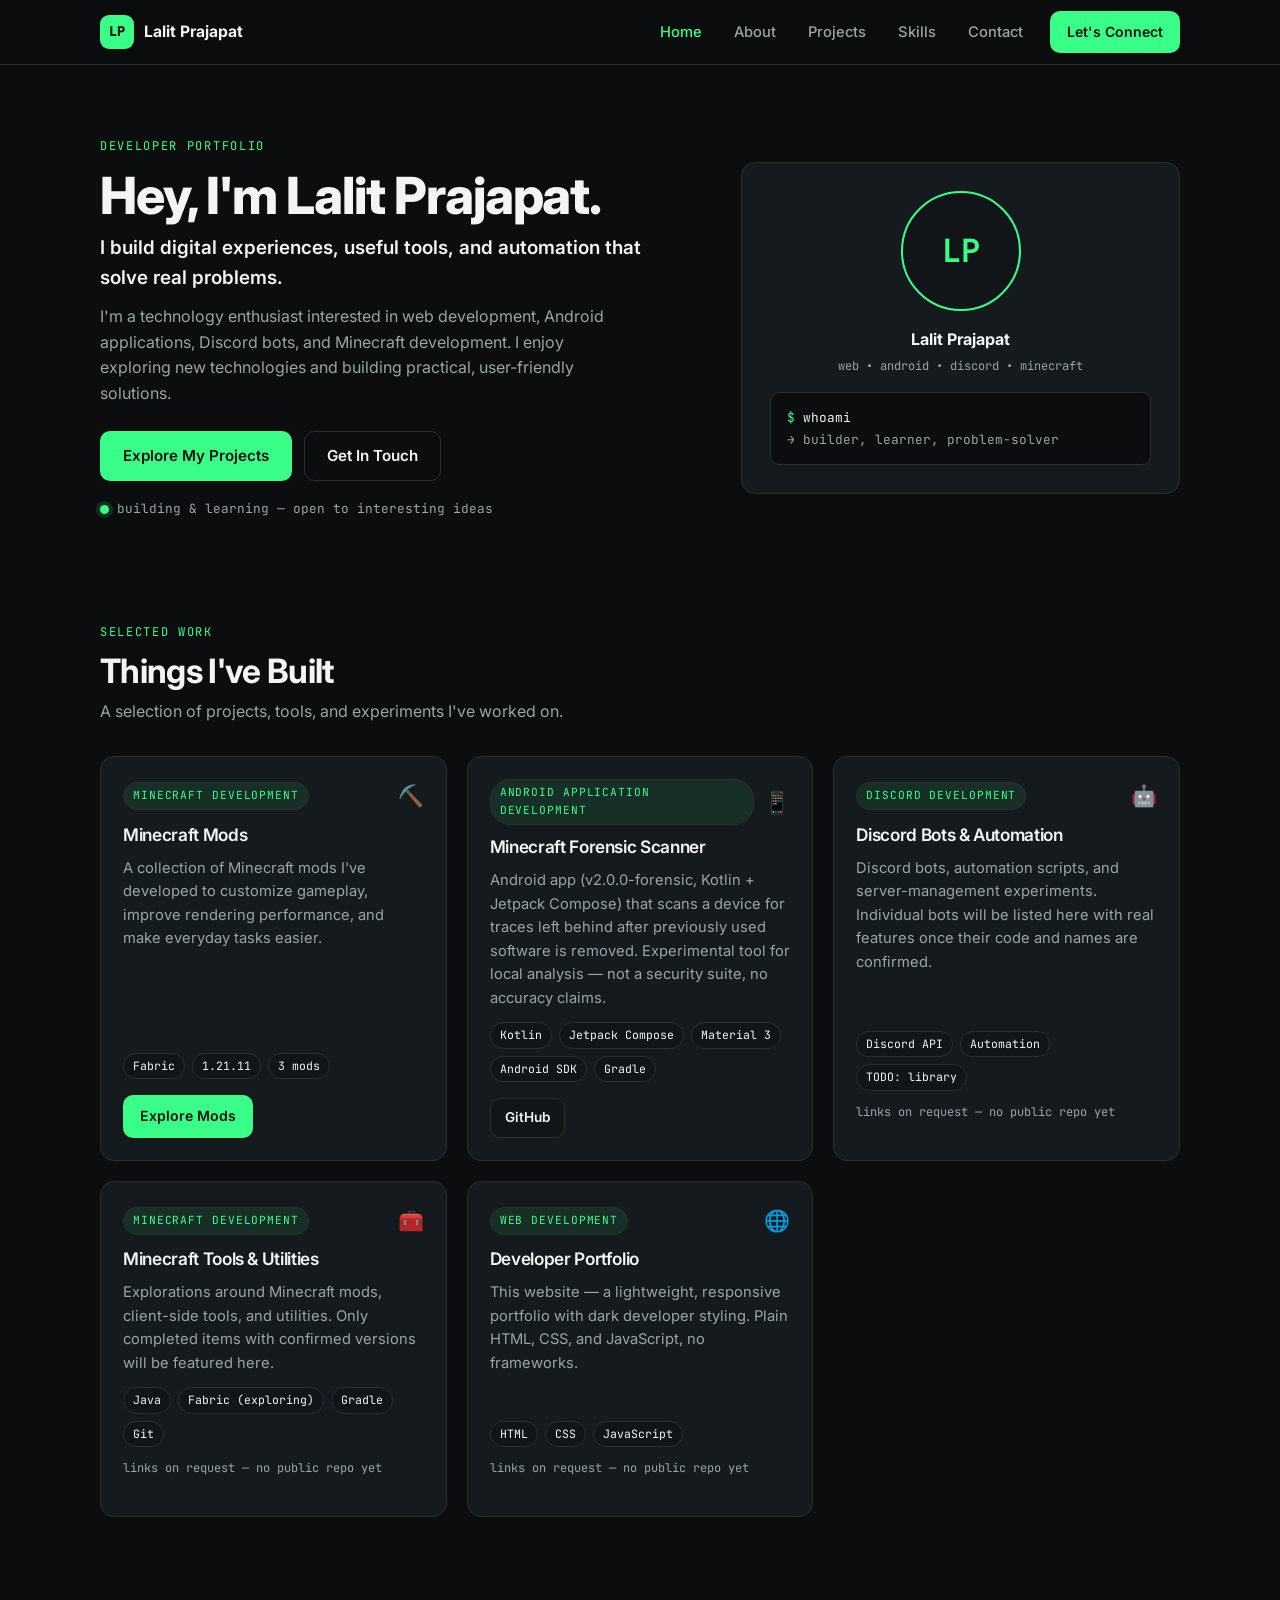
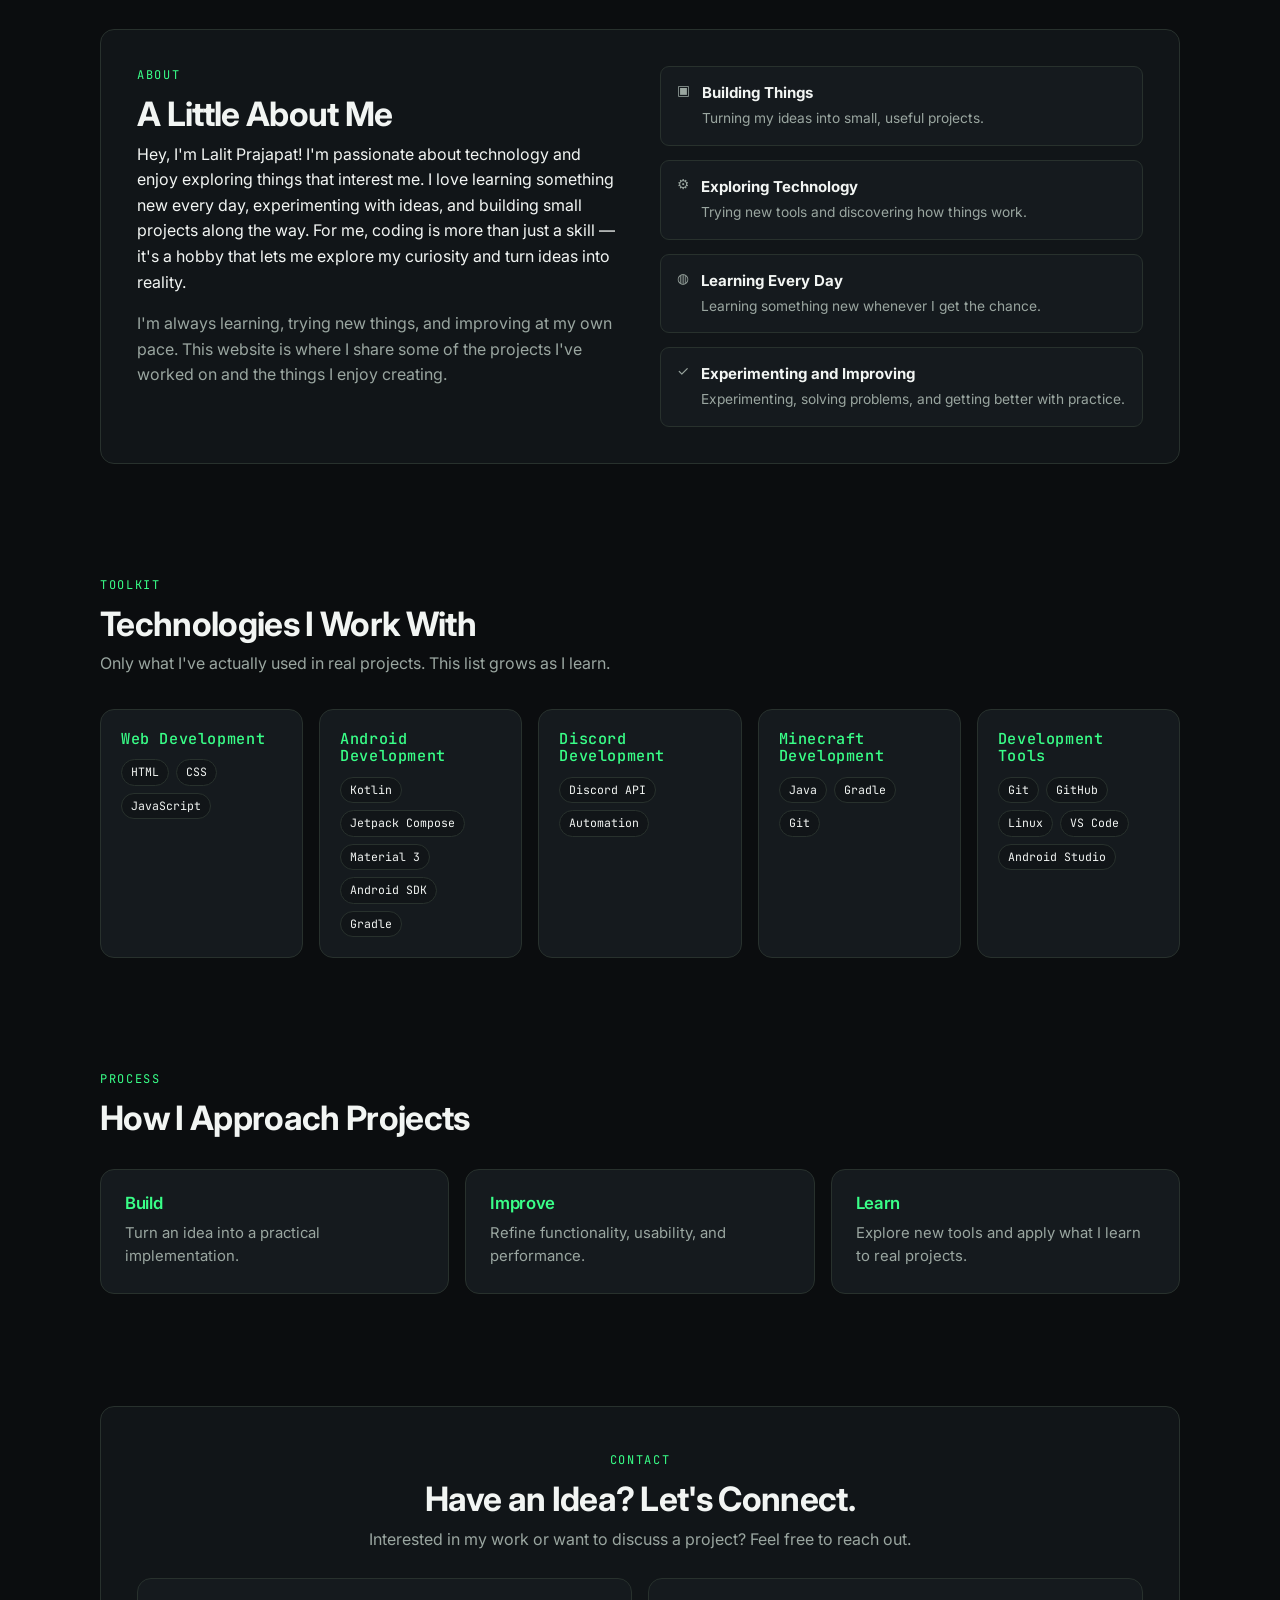
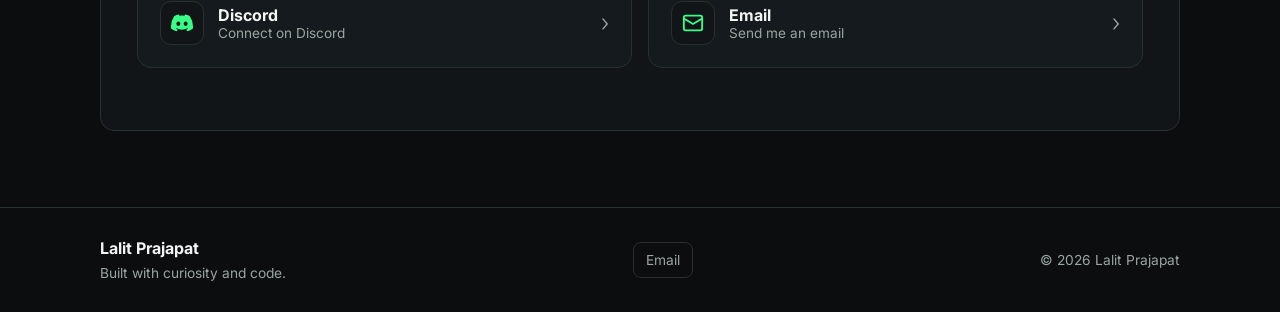
<file: index.html>
<!DOCTYPE html>
<html lang="en">
<head>
  <meta charset="UTF-8" />
  <meta name="viewport" content="width=device-width, initial-scale=1.0" />
  <title>Lalit Prajapat | Developer Portfolio</title>
  <meta name="description" content="Explore Lalit Prajapat's projects in web development, Android applications, Discord bots, and Minecraft tools." />
  <meta name="theme-color" content="#0B0D0F" />
  <meta property="og:title" content="Lalit Prajapat | Developer Portfolio" />
  <meta property="og:description" content="Explore Lalit Prajapat's projects in web development, Android applications, Discord bots, and Minecraft tools." />
  <meta property="og:type" content="website" />
  <link rel="icon" type="image/svg+xml" href="assets/favicon.svg" />
  <link rel="preconnect" href="https://fonts.googleapis.com" />
  <link rel="preconnect" href="https://fonts.gstatic.com" crossorigin />
  <link href="https://fonts.googleapis.com/css2?family=Inter:wght@400;500;600;700;800&family=JetBrains+Mono:wght@400;500&display=swap" rel="stylesheet" />
  <link rel="stylesheet" href="css/style.css" />
</head>
<body>
  <a class="skip-link" href="#main">Skip to content</a>

  <header class="nav" id="top">
    <div class="container nav-inner">
      <a href="#home" class="brand" aria-label="Lalit Prajapat home">
        <span class="brand-mark" aria-hidden="true">LP</span>
        <span class="brand-text">Lalit Prajapat</span>
      </a>
      <nav aria-label="Primary">
        <button class="nav-toggle" id="navToggle" aria-expanded="false" aria-controls="navMenu" aria-label="Open menu">
          <span aria-hidden="true"></span><span aria-hidden="true"></span><span aria-hidden="true"></span>
        </button>
        <ul class="nav-links" id="navMenu">
          <li><a href="#home" class="nav-link" data-nav="home">Home</a></li>
          <li><a href="#about" class="nav-link" data-nav="about">About</a></li>
          <li><a href="#projects" class="nav-link" data-nav="projects">Projects</a></li>
          <li><a href="#skills" class="nav-link" data-nav="skills">Skills</a></li>
          <li><a href="#contact" class="nav-link" data-nav="contact">Contact</a></li>
          <li class="nav-cta-item"><a href="#contact" class="btn btn-primary btn-sm">Let's Connect</a></li>
        </ul>
      </nav>
    </div>
  </header>

  <main id="main">
    <!-- HERO -->
    <section class="hero container" id="home" aria-labelledby="hero-heading">
      <div class="hero-grid">
        <div class="hero-copy">
          <p class="eyebrow mono">DEVELOPER PORTFOLIO</p>
          <h1 id="hero-heading">Hey, I'm Lalit Prajapat.</h1>
          <p class="hero-sub">I build digital experiences, useful tools, and automation that solve real problems.</p>
          <p class="hero-desc">I'm a technology enthusiast interested in web development, Android applications, Discord bots, and Minecraft development. I enjoy exploring new technologies and building practical, user-friendly solutions.</p>
          <div class="hero-actions">
            <a href="#projects" class="btn btn-primary">Explore My Projects</a>
            <a href="#contact" class="btn btn-ghost">Get In Touch</a>
          </div>
          <p class="hero-meta mono"><span class="status-dot" aria-hidden="true"></span> building &amp; learning — open to interesting ideas</p>
        </div>
        <div class="hero-visual">
          <div class="profile-card" role="img" aria-label="Profile placeholder for Lalit Prajapat — replace with your photo">
            <div class="profile-avatar" aria-hidden="true">
              <span>LP</span>
              <img id="profileImg" alt="" hidden />
            </div>
            <div class="profile-info">
              <p class="profile-name">Lalit Prajapat</p>
              <p class="profile-role mono">web • android • discord • minecraft</p>
            </div>
            <div class="profile-terminal mono" aria-hidden="true">
              <span class="t-green">$</span> whoami<br />
              <span class="t-dim">→ builder, learner, problem-solver</span>
            </div>
          </div>
        </div>
      </div>
    </section>

    <!-- PROJECTS -->
    <section class="section container" id="projects" aria-labelledby="projects-heading">
      <div class="section-head reveal">
        <p class="eyebrow mono">SELECTED WORK</p>
        <h2 id="projects-heading">Things I've Built</h2>
        <p class="section-sub">A selection of projects, tools, and experiments I've worked on.</p>
      </div>
      <div class="project-grid" id="projectGrid"><!-- rendered by JS --></div>
      <p class="config-hint mono" id="projectsHint" hidden>To edit projects, open <code>js/config.js</code>.</p>
    </section>

    <!-- ABOUT -->
    <section class="section container" id="about" aria-labelledby="about-heading">
      <div class="about-grid">
        <div class="reveal">
          <p class="eyebrow mono">ABOUT</p>
          <h2 id="about-heading">A Little About Me</h2>
          <p>Hey, I'm Lalit Prajapat! I'm passionate about technology and enjoy exploring things that interest me. I love learning something new every day, experimenting with ideas, and building small projects along the way. For me, coding is more than just a skill — it's a hobby that lets me explore my curiosity and turn ideas into reality.</p>
          <p class="muted">I'm always learning, trying new things, and improving at my own pace. This website is where I share some of the projects I've worked on and the things I enjoy creating.</p>
        </div>
        <ul class="focus-list reveal" aria-label="Focus areas">
          <li><span class="focus-icon" aria-hidden="true">▣</span><div><strong>Building Things</strong><span>Turning my ideas into small, useful projects.</span></div></li>
          <li><span class="focus-icon" aria-hidden="true">⚙</span><div><strong>Exploring Technology</strong><span>Trying new tools and discovering how things work.</span></div></li>
          <li><span class="focus-icon" aria-hidden="true">◍</span><div><strong>Learning Every Day</strong><span>Learning something new whenever I get the chance.</span></div></li>
          <li><span class="focus-icon" aria-hidden="true">✓</span><div><strong>Experimenting and Improving</strong><span>Experimenting, solving problems, and getting better with practice.</span></div></li>
        </ul>
      </div>
    </section>

    <!-- SKILLS -->
    <section class="section container" id="skills" aria-labelledby="skills-heading">
      <div class="section-head reveal">
        <p class="eyebrow mono">TOOLKIT</p>
        <h2 id="skills-heading">Technologies I Work With</h2>
        <p class="section-sub">Only what I've actually used in real projects. This list grows as I learn.</p>
      </div>
      <div class="skills-grid" id="skillsGrid"><!-- rendered by JS --></div>
    </section>

    <!-- APPROACH -->
    <section class="section container" id="approach" aria-labelledby="approach-heading">
      <div class="section-head reveal">
        <p class="eyebrow mono">PROCESS</p>
        <h2 id="approach-heading">How I Approach Projects</h2>
      </div>
      <div class="approach-grid">
        <article class="card reveal"><h3>Build</h3><p>Turn an idea into a practical implementation.</p></article>
        <article class="card reveal"><h3>Improve</h3><p>Refine functionality, usability, and performance.</p></article>
        <article class="card reveal"><h3>Learn</h3><p>Explore new tools and apply what I learn to real projects.</p></article>
      </div>
    </section>

    <!-- CONTACT -->
    <section class="section container" id="contact" aria-labelledby="contact-heading">
      <div class="contact-card reveal">
        <p class="eyebrow mono">CONTACT</p>
        <h2 id="contact-heading">Have an Idea? Let's Connect.</h2>
        <p class="section-sub">Interested in my work or want to discuss a project? Feel free to reach out.</p>
        <div class="contact-grid" id="contactGrid">
          <!-- Discord card -->
          <article class="contact-method" id="discordCard">
            <button class="method-toggle" id="discordToggle" aria-expanded="false" aria-controls="discordDetail" type="button">
              <span class="method-icon" aria-hidden="true">
                <svg viewBox="0 0 24 24" width="22" height="22" fill="currentColor" aria-hidden="true"><path d="M20.32 4.37a19.8 19.8 0 0 0-4.93-1.51 13.8 13.8 0 0 0-.64 1.28 18.3 18.3 0 0 0-5.5 0 12.6 12.6 0 0 0-.64-1.28h-.05A19.7 19.7 0 0 0 3.63 4.37 20.4 20.4 0 0 0 .11 18.06a19.9 19.9 0 0 0 6.04 3.03c.46-.63.87-1.3 1.22-2a12.9 12.9 0 0 1-1.93-.92c.16-.12.32-.24.47-.37a14.2 14.2 0 0 0 12.18 0c.15.13.31.25.47.37-.61.36-1.26.68-1.93.92.35.7.76 1.37 1.22 2a19.8 19.8 0 0 0 6.04-3.03 20.3 20.3 0 0 0-3.57-13.69ZM8.02 15.33c-1.18 0-2.16-1.08-2.16-2.42s.95-2.42 2.16-2.42 2.18 1.09 2.16 2.42c0 1.34-.95 2.42-2.16 2.42Zm7.96 0c-1.18 0-2.16-1.08-2.16-2.42s.95-2.42 2.16-2.42 2.18 1.09 2.16 2.42c0 1.34-.95 2.42-2.16 2.42Z"/></svg>
              </span>
              <span class="method-text">
                <span class="method-title">Discord</span>
                <span class="method-sub" id="discordPrompt">Connect on Discord</span>
              </span>
              <span class="method-chevron" aria-hidden="true">›</span>
            </button>
            <div class="method-detail" id="discordDetail" hidden>
              <p class="method-value mono" id="discordValue">lalit572</p>
              <div class="method-actions">
                <button class="btn btn-outline btn-sm" id="discordCopy" type="button" aria-label="Copy Discord username lalit572">
                  <svg viewBox="0 0 24 24" width="15" height="15" fill="none" stroke="currentColor" stroke-width="2" aria-hidden="true"><rect x="9" y="9" width="12" height="12" rx="2"/><path d="M5 15V5a2 2 0 0 1 2-2h10"/></svg>
                  Copy
                </button>
              </div>
              <p class="copy-msg mono" id="discordMsg" role="status" hidden></p>
            </div>
          </article>
          <!-- Email card -->
          <article class="contact-method" id="emailCard">
            <button class="method-toggle" id="emailToggle" aria-expanded="false" aria-controls="emailDetail" type="button">
              <span class="method-icon" aria-hidden="true">
                <svg viewBox="0 0 24 24" width="22" height="22" fill="none" stroke="currentColor" stroke-width="2" aria-hidden="true"><rect x="2" y="4" width="20" height="16" rx="2"/><path d="m22 7-10 6L2 7"/></svg>
              </span>
              <span class="method-text">
                <span class="method-title">Email</span>
                <span class="method-sub" id="emailPrompt">Send me an email</span>
              </span>
              <span class="method-chevron" aria-hidden="true">›</span>
            </button>
            <div class="method-detail" id="emailDetail" hidden>
              <p class="method-value mono" id="emailValue">tekkenlalit143@gmail.com</p>
              <div class="method-actions">
                <button class="btn btn-outline btn-sm" id="emailCopy" type="button" aria-label="Copy email address tekkenlalit143@gmail.com">
                  <svg viewBox="0 0 24 24" width="15" height="15" fill="none" stroke="currentColor" stroke-width="2" aria-hidden="true"><rect x="9" y="9" width="12" height="12" rx="2"/><path d="M5 15V5a2 2 0 0 1 2-2h10"/></svg>
                  Copy
                </button>
                <a class="btn btn-outline btn-sm" id="emailOpen" href="mailto:tekkenlalit143@gmail.com">Open Email App</a>
              </div>
              <p class="copy-msg mono" id="emailMsg" role="status" hidden></p>
            </div>
          </article>
        </div>
        <div class="contact-extra" id="contactExtra" hidden></div>
      </div>
    </section>
  </main>

  <footer class="footer">
    <div class="container footer-inner">
      <div>
        <p class="footer-name">Lalit Prajapat</p>
        <p class="footer-tag">Built with curiosity and code.</p>
      </div>
      <div class="footer-social" id="footerSocial"></div>
      <p class="footer-copy">© <span id="year">2026</span> Lalit Prajapat</p>
    </div>
  </footer>

  <div class="toast mono" id="toast" role="status" aria-live="polite" hidden></div>

  <script src="js/config.js"></script>
  <script src="js/main.js"></script>
</body>
</html>
</file>
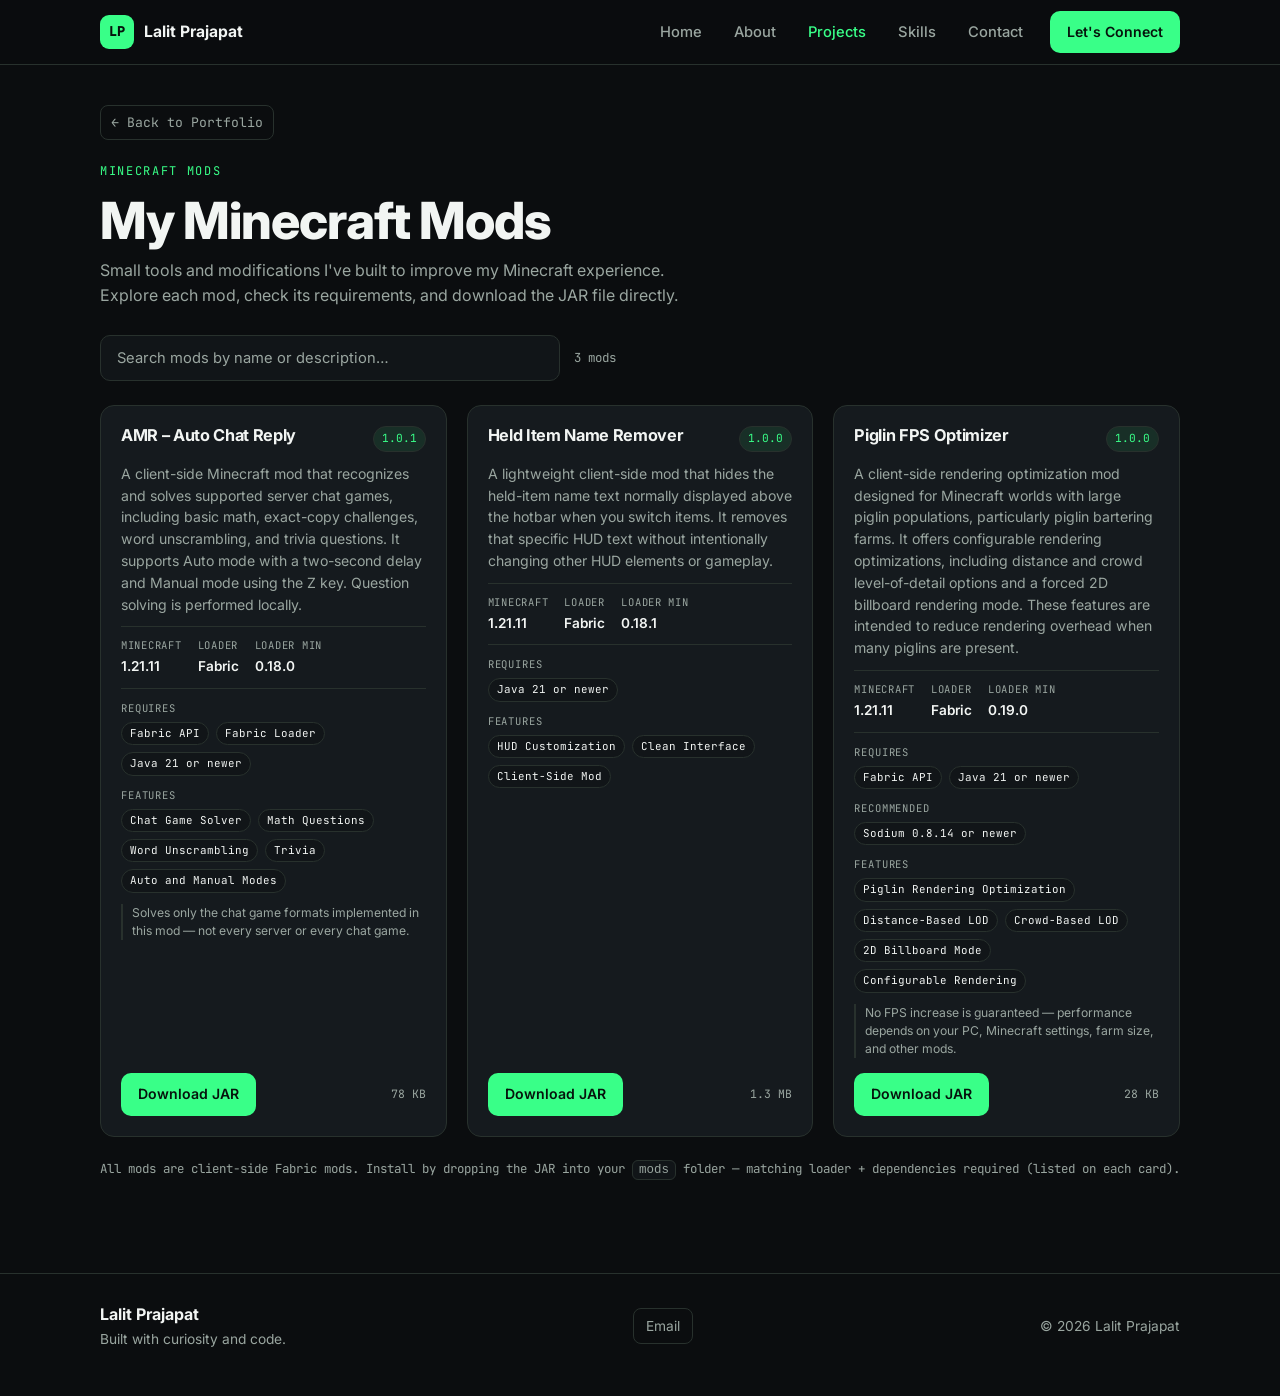
<file: mods.html>
<!DOCTYPE html>
<html lang="en">
<head>
  <meta charset="UTF-8" />
  <meta name="viewport" content="width=device-width, initial-scale=1.0" />
  <title>My Minecraft Mods | Lalit Prajapat</title>
  <meta name="description" content="Minecraft mods built by Lalit Prajapat — check requirements and download the JAR files directly." />
  <meta name="theme-color" content="#0B0D0F" />
  <meta property="og:title" content="My Minecraft Mods | Lalit Prajapat" />
  <meta property="og:description" content="Small tools and modifications for Minecraft — explore each mod and download the JAR directly." />
  <meta property="og:type" content="website" />
  <link rel="icon" type="image/svg+xml" href="assets/favicon.svg" />
  <link rel="preconnect" href="https://fonts.googleapis.com" />
  <link rel="preconnect" href="https://fonts.gstatic.com" crossorigin />
  <link href="https://fonts.googleapis.com/css2?family=Inter:wght@400;500;600;700;800&family=JetBrains+Mono:wght@400;500&display=swap" rel="stylesheet" />
  <link rel="stylesheet" href="css/style.css" />
</head>
<body>
  <a class="skip-link" href="#main">Skip to content</a>

  <header class="nav">
    <div class="container nav-inner">
      <a href="index.html" class="brand" aria-label="Lalit Prajapat home">
        <span class="brand-mark" aria-hidden="true">LP</span>
        <span class="brand-text">Lalit Prajapat</span>
      </a>
      <nav aria-label="Primary">
        <button class="nav-toggle" id="navToggle" aria-expanded="false" aria-controls="navMenu" aria-label="Open menu">
          <span aria-hidden="true"></span><span aria-hidden="true"></span><span aria-hidden="true"></span>
        </button>
        <ul class="nav-links" id="navMenu">
          <li><a href="index.html#home" class="nav-link">Home</a></li>
          <li><a href="index.html#about" class="nav-link">About</a></li>
          <li><a href="index.html#projects" class="nav-link active">Projects</a></li>
          <li><a href="index.html#skills" class="nav-link">Skills</a></li>
          <li><a href="index.html#contact" class="nav-link">Contact</a></li>
          <li class="nav-cta-item"><a href="index.html#contact" class="btn btn-primary btn-sm">Let's Connect</a></li>
        </ul>
      </nav>
    </div>
  </header>

  <main id="main">
    <section class="section container mods-hero">
      <a class="back-link mono" href="index.html#projects">← Back to Portfolio</a>
      <p class="eyebrow mono">MINECRAFT MODS</p>
      <h1 class="mods-title">My Minecraft Mods</h1>
      <p class="section-sub mods-sub">Small tools and modifications I've built to improve my Minecraft experience. Explore each mod, check its requirements, and download the JAR file directly.</p>

      <div class="mods-tools">
        <label class="sr-only" for="modSearch">Search mods by name or description</label>
        <input class="mod-search" id="modSearch" type="search" placeholder="Search mods by name or description…" autocomplete="off" />
        <p class="mods-count mono" id="modsCount" role="status">3 mods</p>
      </div>
      <p class="no-results muted" id="noResults" hidden>No mods match your search.</p>

      <div class="mod-grid" id="modGrid"><!-- rendered by js/mods-page.js from js/mods.js --></div>

      <p class="config-hint mono">All mods are client-side Fabric mods. Install by dropping the JAR into your <code>mods</code> folder — matching loader + dependencies required (listed on each card).</p>
    </section>
  </main>

  <footer class="footer">
    <div class="container footer-inner">
      <div>
        <p class="footer-name">Lalit Prajapat</p>
        <p class="footer-tag">Built with curiosity and code.</p>
      </div>
      <div class="footer-social" id="footerSocial"></div>
      <p class="footer-copy">© <span id="year">2026</span> Lalit Prajapat</p>
    </div>
  </footer>

  <div class="toast mono" id="toast" role="status" aria-live="polite" hidden></div>

  <script src="js/mods.js"></script>
  <script src="js/config.js"></script>
  <script src="js/main.js"></script>
  <script src="js/mods-page.js"></script>
</body>
</html>
</file>
<file: css/style.css>
:root {
  --bg: #0B0D0F;
  --bg2: #111518;
  --card: #151A1E;
  --accent: #39FF88;
  --accent2: #24D977;
  --text: #F2F5F3;
  --muted: #9AA6A0;
  --border: #28312D;
  --radius: 14px;
  --radius-sm: 9px;
  --max: 1120px;
  --font: "Inter", system-ui, -apple-system, "Segoe UI", sans-serif;
  --mono: "JetBrains Mono", ui-monospace, SFMono-Regular, Menlo, monospace;
}

* { box-sizing: border-box; }
html { scroll-behavior: smooth; scroll-padding-top: 84px; }
body {
  margin: 0; background: var(--bg); color: var(--text);
  font-family: var(--font); line-height: 1.6; font-size: 16px;
  -webkit-font-smoothing: antialiased;
}
h1, h2, h3 { line-height: 1.15; letter-spacing: -0.02em; margin: 0 0 0.5rem; }
h1 { font-size: clamp(2rem, 5vw, 3.2rem); font-weight: 800; }
h2 { font-size: clamp(1.5rem, 3.4vw, 2.1rem); font-weight: 700; }
h3 { font-size: 1.05rem; font-weight: 600; }
p { margin: 0 0 1rem; }
a { color: var(--accent); }
.mono { font-family: var(--mono); }
.muted, .section-sub { color: var(--muted); }
code { background: var(--bg2); padding: 2px 6px; border-radius: 6px; border: 1px solid var(--border); }

.container { width: 100%; max-width: var(--max); margin: 0 auto; padding: 0 20px; }
.eyebrow { color: var(--accent); font-size: 0.75rem; letter-spacing: 0.14em; margin-bottom: 0.6rem; }

.skip-link {
  position: absolute; left: -9999px; top: 0; background: var(--accent);
  color: #06110b; padding: 10px 16px; z-index: 100; border-radius: 0 0 8px 0; font-weight: 700;
}
.skip-link:focus { left: 0; }

/* Buttons */
.btn {
  display: inline-flex; align-items: center; justify-content: center; gap: 8px;
  padding: 12px 22px; border-radius: 10px; font-weight: 600; font-size: 0.95rem;
  text-decoration: none; border: 1px solid transparent; cursor: pointer;
  transition: transform 180ms ease, background 180ms ease, border-color 180ms ease, color 180ms ease;
  min-height: 46px;
}
.btn-primary { background: var(--accent); color: #06130c; }
.btn-primary:hover { background: var(--accent2); transform: translateY(-1px); }
.btn-ghost { border-color: var(--border); color: var(--text); background: transparent; }
.btn-ghost:hover { border-color: var(--accent); color: var(--accent); }
.btn-sm { padding: 9px 16px; min-height: 38px; font-size: 0.88rem; }
.btn-outline { border-color: var(--border); color: var(--text); background: var(--bg2); padding: 8px 14px; font-size: 0.85rem; min-height: 38px; }
.btn-outline:hover { border-color: var(--accent); color: var(--accent); }

/* Nav */
.nav { position: sticky; top: 0; z-index: 50; background: rgba(11,13,15,0.88); backdrop-filter: blur(12px); border-bottom: 1px solid var(--border); }
.nav-inner { display: flex; align-items: center; justify-content: space-between; min-height: 64px; }
.brand { display: flex; align-items: center; gap: 10px; text-decoration: none; color: var(--text); font-weight: 700; }
.brand-mark {
  width: 34px; height: 34px; display: grid; place-items: center; border-radius: 9px;
  background: var(--accent); color: #06130c; font-weight: 800; font-size: 0.85rem; font-family: var(--mono);
}
.brand-text { font-size: 0.98rem; }
.nav-links { display: flex; align-items: center; gap: 6px; list-style: none; margin: 0; padding: 0; }
.nav-link { color: var(--muted); text-decoration: none; padding: 9px 13px; border-radius: 8px; font-size: 0.92rem; font-weight: 500; }
.nav-link:hover { color: var(--text); background: var(--bg2); }
.nav-link.active { color: var(--accent); }
.nav-cta-item { margin-left: 8px; }
.nav-toggle { display: none; background: none; border: 1px solid var(--border); border-radius: 8px; padding: 10px; cursor: pointer; flex-direction: column; gap: 5px; }
.nav-toggle span { display: block; width: 20px; height: 2px; background: var(--text); border-radius: 2px; }

/* Hero */
.hero { padding: 72px 20px 48px; }
.hero-grid { display: grid; grid-template-columns: 1.15fr 0.85fr; gap: 48px; align-items: center; }
.hero-sub { font-size: 1.18rem; font-weight: 600; color: var(--text); margin-bottom: 0.7rem; }
.hero-desc { color: var(--muted); max-width: 52ch; }
.hero-actions { display: flex; gap: 12px; flex-wrap: wrap; margin: 24px 0 18px; }
.hero-meta { font-size: 0.8rem; color: var(--muted); display: flex; align-items: center; gap: 8px; margin: 0; }
.status-dot { width: 9px; height: 9px; border-radius: 50%; background: var(--accent); display: inline-block; box-shadow: 0 0 0 4px rgba(57,255,136,0.14); }

.profile-card { background: var(--card); border: 1px solid var(--border); border-radius: var(--radius); padding: 28px; text-align: center; }
.profile-avatar {
  width: 120px; height: 120px; border-radius: 50%; margin: 0 auto 16px;
  background: var(--bg2); border: 2px solid var(--accent); display: grid; place-items: center;
  font-family: var(--mono); font-weight: 700; font-size: 2rem; color: var(--accent); overflow: hidden;
}
.profile-avatar img { width: 100%; height: 100%; object-fit: cover; }
.profile-name { font-weight: 700; margin: 0; }
.profile-role { font-size: 0.75rem; color: var(--muted); margin: 4px 0 16px; }
.profile-terminal { text-align: left; background: var(--bg); border: 1px solid var(--border); border-radius: var(--radius-sm); padding: 14px 16px; font-size: 0.8rem; line-height: 1.7; }
.t-green { color: var(--accent); } .t-dim { color: var(--muted); }

/* Sections */
.section { padding: 56px 20px; }
.section-head { max-width: 640px; margin-bottom: 32px; }
.section-sub { margin: 0; }

/* Projects */
.project-grid { display: grid; grid-template-columns: repeat(3, 1fr); gap: 20px; }
.project-card {
  background: var(--card); border: 1px solid var(--border); border-radius: var(--radius);
  padding: 22px; display: flex; flex-direction: column; gap: 12px;
  transition: border-color 200ms ease, transform 200ms ease;
}
.project-card:hover { border-color: var(--accent); transform: translateY(-3px); }
.project-top { display: flex; align-items: center; justify-content: space-between; gap: 10px; }
.project-cat { font-family: var(--mono); font-size: 0.7rem; letter-spacing: 0.08em; text-transform: uppercase; color: var(--accent); background: rgba(57,255,136,0.09); border: 1px solid var(--border); padding: 4px 9px; border-radius: 20px; }
.project-icon { font-size: 1.3rem; opacity: 0.9; }
.project-card h3 { margin: 0; font-size: 1.08rem; }
.project-card p.desc { color: var(--muted); font-size: 0.92rem; margin: 0; flex: 1; }
.tag-row { display: flex; flex-wrap: wrap; gap: 7px; }
.tag { font-family: var(--mono); font-size: 0.72rem; color: var(--text); background: var(--bg2); border: 1px solid var(--border); padding: 3px 9px; border-radius: 20px; }
.project-actions { display: flex; gap: 8px; flex-wrap: wrap; margin-top: 4px; }
.project-note { font-size: 0.75rem; color: var(--muted); }

/* About */
.about-grid { display: grid; grid-template-columns: 1fr 1fr; gap: 40px; align-items: start; background: var(--bg2); border: 1px solid var(--border); border-radius: var(--radius); padding: 36px; }
.focus-list { list-style: none; margin: 0; padding: 0; display: grid; gap: 14px; }
.focus-list li { display: flex; gap: 12px; background: var(--card); border: 1px solid var(--border); border-radius: var(--radius-sm); padding: 14px 16px; }
.focus-icon { color: var(--accent); font-size: 1.1rem; line-height: 1.4; }
.focus-list strong { display: block; font-size: 0.94rem; }
.focus-list span { font-size: 0.86rem; color: var(--muted); }

/* Skills */
.skills-grid { display: grid; grid-template-columns: repeat(auto-fit, minmax(200px, 1fr)); gap: 16px; }
.skill-card { background: var(--card); border: 1px solid var(--border); border-radius: var(--radius); padding: 20px; }
.skill-card h3 { font-size: 0.95rem; margin-bottom: 12px; color: var(--accent); font-family: var(--mono); font-weight: 500; letter-spacing: 0.04em; }

/* Approach */
.approach-grid { display: grid; grid-template-columns: repeat(3, 1fr); gap: 16px; }
.card { background: var(--card); border: 1px solid var(--border); border-radius: var(--radius); padding: 24px; }
.card h3 { color: var(--accent); margin-bottom: 8px; }
.card p { margin: 0; color: var(--muted); font-size: 0.93rem; }

/* Contact */
.contact-card { background: var(--bg2); border: 1px solid var(--border); border-radius: var(--radius); padding: 44px 36px; text-align: center; }
.contact-card .section-sub { margin-bottom: 26px; }
.contact-links { display: flex; gap: 12px; justify-content: center; flex-wrap: wrap; }
.contact-btn { display: inline-flex; align-items: center; gap: 9px; background: var(--card); border: 1px solid var(--border); color: var(--text); text-decoration: none; padding: 11px 18px; border-radius: 10px; font-weight: 600; font-size: 0.9rem; transition: border-color 180ms, color 180ms; min-height: 46px; }
.contact-btn:hover { border-color: var(--accent); color: var(--accent); }
.config-hint { font-size: 0.78rem; color: var(--muted); margin-top: 22px; }

/* Interactive contact cards */
.contact-grid { display: grid; grid-template-columns: 1fr 1fr; gap: 16px; text-align: left; margin-top: 8px; }
.contact-method {
  background: var(--card); border: 1px solid var(--border); border-radius: var(--radius);
  padding: 8px; transition: border-color 200ms ease;
}
.contact-method:hover { border-color: var(--accent2); }
.contact-method.open { border-color: var(--accent); }
.method-toggle {
  width: 100%; display: flex; align-items: center; gap: 14px;
  background: none; border: 0; cursor: pointer; color: var(--text);
  padding: 14px 14px; border-radius: 10px; font-family: var(--font); text-align: left;
  min-height: 64px;
}
.method-icon {
  width: 44px; height: 44px; flex: 0 0 44px; display: grid; place-items: center;
  border-radius: 11px; background: var(--bg2); border: 1px solid var(--border); color: var(--accent);
}
.method-text { flex: 1; min-width: 0; }
.method-title { display: block; font-weight: 700; font-size: 1rem; }
.method-sub { display: block; font-size: 0.85rem; color: var(--muted); }
.contact-method.open .method-sub { color: var(--accent); }
.method-chevron {
  font-size: 1.5rem; line-height: 1; color: var(--muted); font-weight: 300;
  transition: transform 200ms ease, color 200ms ease; transform: rotate(0deg);
}
.contact-method.open .method-chevron { transform: rotate(90deg); color: var(--accent); }
.method-detail {
  padding: 2px 14px 14px 72px;
  animation: methodIn 220ms ease;
}
@keyframes methodIn { from { opacity: 0; transform: translateY(-4px); } to { opacity: 1; transform: none; } }
.method-value {
  margin: 0 0 12px; font-size: 0.92rem; color: var(--text);
  background: var(--bg); border: 1px solid var(--border); border-radius: 8px;
  padding: 10px 12px; overflow-wrap: anywhere; word-break: break-all;
}
.contact-method.open .method-value { border-color: var(--accent2); }
.method-actions { display: flex; gap: 10px; flex-wrap: wrap; }
.method-actions .btn { text-decoration: none; }
.copy-msg { font-size: 0.78rem; margin: 10px 0 0; color: var(--accent); }
.copy-msg.error { color: var(--muted); }
.contact-extra { display: flex; gap: 10px; justify-content: center; flex-wrap: wrap; margin-top: 18px; }

/* Minecraft Mods collection page */
.sr-only { position: absolute; width: 1px; height: 1px; padding: 0; margin: -1px; overflow: hidden; clip: rect(0 0 0 0); white-space: nowrap; border: 0; }
.mods-hero { padding-top: 40px; }
.back-link { display: inline-block; color: var(--muted); text-decoration: none; font-size: 0.82rem; margin-bottom: 22px; padding: 6px 10px; border: 1px solid var(--border); border-radius: 8px; transition: color 180ms, border-color 180ms; }
.back-link:hover { color: var(--accent); border-color: var(--accent); }
.mods-title { margin-bottom: 0.5rem; }
.mods-sub { max-width: 62ch; margin-bottom: 26px; }
.mods-tools { display: flex; align-items: center; gap: 14px; flex-wrap: wrap; margin-bottom: 8px; }
.mod-search {
  flex: 1 1 300px; max-width: 460px; background: var(--bg2); border: 1px solid var(--border);
  color: var(--text); font-family: var(--font); font-size: 0.92rem; padding: 12px 16px;
  border-radius: 10px; min-height: 46px; transition: border-color 180ms;
}
.mod-search::placeholder { color: var(--muted); }
.mod-search:hover { border-color: var(--accent2); }
.mod-search:focus { outline: none; border-color: var(--accent); box-shadow: 0 0 0 3px rgba(57,255,136,0.15); }
.mod-search:focus-visible { outline: none; }
.mods-count { font-size: 0.78rem; color: var(--muted); margin: 0; }
.no-results { font-size: 0.9rem; padding: 30px 0; }

.mod-grid { display: grid; grid-template-columns: repeat(3, 1fr); gap: 20px; margin-top: 24px; align-items: stretch; }
.mod-card {
  background: var(--card); border: 1px solid var(--border); border-radius: var(--radius);
  padding: 20px; display: flex; flex-direction: column; gap: 11px;
  transition: border-color 200ms ease, transform 200ms ease;
}
.mod-card:hover { border-color: var(--accent); transform: translateY(-3px); }
.mod-head { display: flex; align-items: flex-start; justify-content: space-between; gap: 10px; }
.mod-head h2 { font-size: 1.02rem; margin: 0; flex: 1; }
.mod-version { font-size: 0.7rem; color: var(--accent); background: rgba(57,255,136,0.09); border: 1px solid var(--border); padding: 3px 8px; border-radius: 20px; white-space: nowrap; }
.mod-desc { color: var(--muted); font-size: 0.88rem; margin: 0; line-height: 1.55; }
.mod-meta { display: flex; flex-wrap: wrap; gap: 6px 16px; margin: 0; padding: 10px 0; border-top: 1px solid var(--border); border-bottom: 1px solid var(--border); }
.mod-meta div { min-width: 0; }
.mod-meta dt { font-family: var(--mono); font-size: 0.66rem; text-transform: uppercase; letter-spacing: 0.07em; color: var(--muted); margin: 0 0 2px; }
.mod-meta dd { font-size: 0.85rem; margin: 0; color: var(--text); font-weight: 600; }
.mod-group { display: flex; flex-direction: column; gap: 5px; }
.mod-label { font-size: 0.66rem; text-transform: uppercase; letter-spacing: 0.08em; color: var(--muted); }
.mod-group .tag { font-size: 0.68rem; padding: 2px 8px; }
.mod-notes { font-size: 0.76rem; color: var(--muted); margin: 0; line-height: 1.5; border-left: 2px solid var(--border); padding-left: 9px; }
.mod-foot { display: flex; align-items: center; justify-content: space-between; gap: 10px; margin-top: auto; padding-top: 4px; }
.mod-download { text-decoration: none; }
.mod-size { font-size: 0.72rem; color: var(--muted); }
@media (max-width: 1024px) { .mod-grid { grid-template-columns: repeat(2, 1fr); } }
@media (max-width: 640px) {
  .mod-grid { grid-template-columns: 1fr; }
  .mod-search { max-width: none; }
  .mods-tools { gap: 8px; }
}

/* Footer */
.footer { border-top: 1px solid var(--border); padding: 28px 0; margin-top: 20px; }
.footer-inner { display: flex; align-items: center; justify-content: space-between; gap: 16px; flex-wrap: wrap; }
.footer-name { font-weight: 700; margin: 0; }
.footer-tag, .footer-copy { color: var(--muted); font-size: 0.86rem; margin: 0; }
.footer-social { display: flex; gap: 10px; }
.footer-social a { color: var(--muted); text-decoration: none; font-size: 0.86rem; border: 1px solid var(--border); padding: 6px 12px; border-radius: 8px; }
.footer-social a:hover { color: var(--accent); border-color: var(--accent); }

/* Reveal */
.reveal { opacity: 0; transform: translateY(14px); transition: opacity 400ms ease, transform 400ms ease; }
.reveal.visible { opacity: 1; transform: none; }

/* Focus */
a:focus-visible, button:focus-visible { outline: 2px solid var(--accent); outline-offset: 3px; }

/* Toast */
.toast { position: fixed; bottom: 22px; left: 50%; transform: translateX(-50%); background: var(--accent); color: #06130c; font-size: 0.85rem; font-weight: 600; padding: 10px 18px; border-radius: 10px; z-index: 99; }

/* Responsive */
@media (max-width: 1024px) {
  .project-grid { grid-template-columns: repeat(2, 1fr); }
}
@media (max-width: 768px) {
  .hero-grid, .about-grid { grid-template-columns: 1fr; }
  .hero { padding: 48px 20px 32px; }
  .about-grid { padding: 26px; }
  .approach-grid { grid-template-columns: 1fr; }
  .contact-grid { grid-template-columns: 1fr; }
  .method-detail { padding-left: 14px; }
  .method-actions .btn { flex: 1 1 auto; }
  .nav-toggle { display: inline-flex; }
  .nav-links {
    position: absolute; top: 64px; left: 0; right: 0; background: var(--bg2);
    flex-direction: column; align-items: stretch; padding: 12px 20px 18px;
    border-bottom: 1px solid var(--border); display: none;
  }
  .nav-links.open { display: flex; }
  .nav-link { display: block; padding: 12px; }
  .nav { position: sticky; }
  .contact-card { padding: 32px 22px; }
}
@media (max-width: 560px) {
  .project-grid { grid-template-columns: 1fr; }
  .hero-actions .btn { flex: 1 1 100%; }
  body { font-size: 15px; }
}

@media (prefers-reduced-motion: reduce) {
  html { scroll-behavior: auto; }
  *, *::before, *::after { animation: none !important; transition: none !important; }
  .reveal { opacity: 1; transform: none; }
}
</file>
